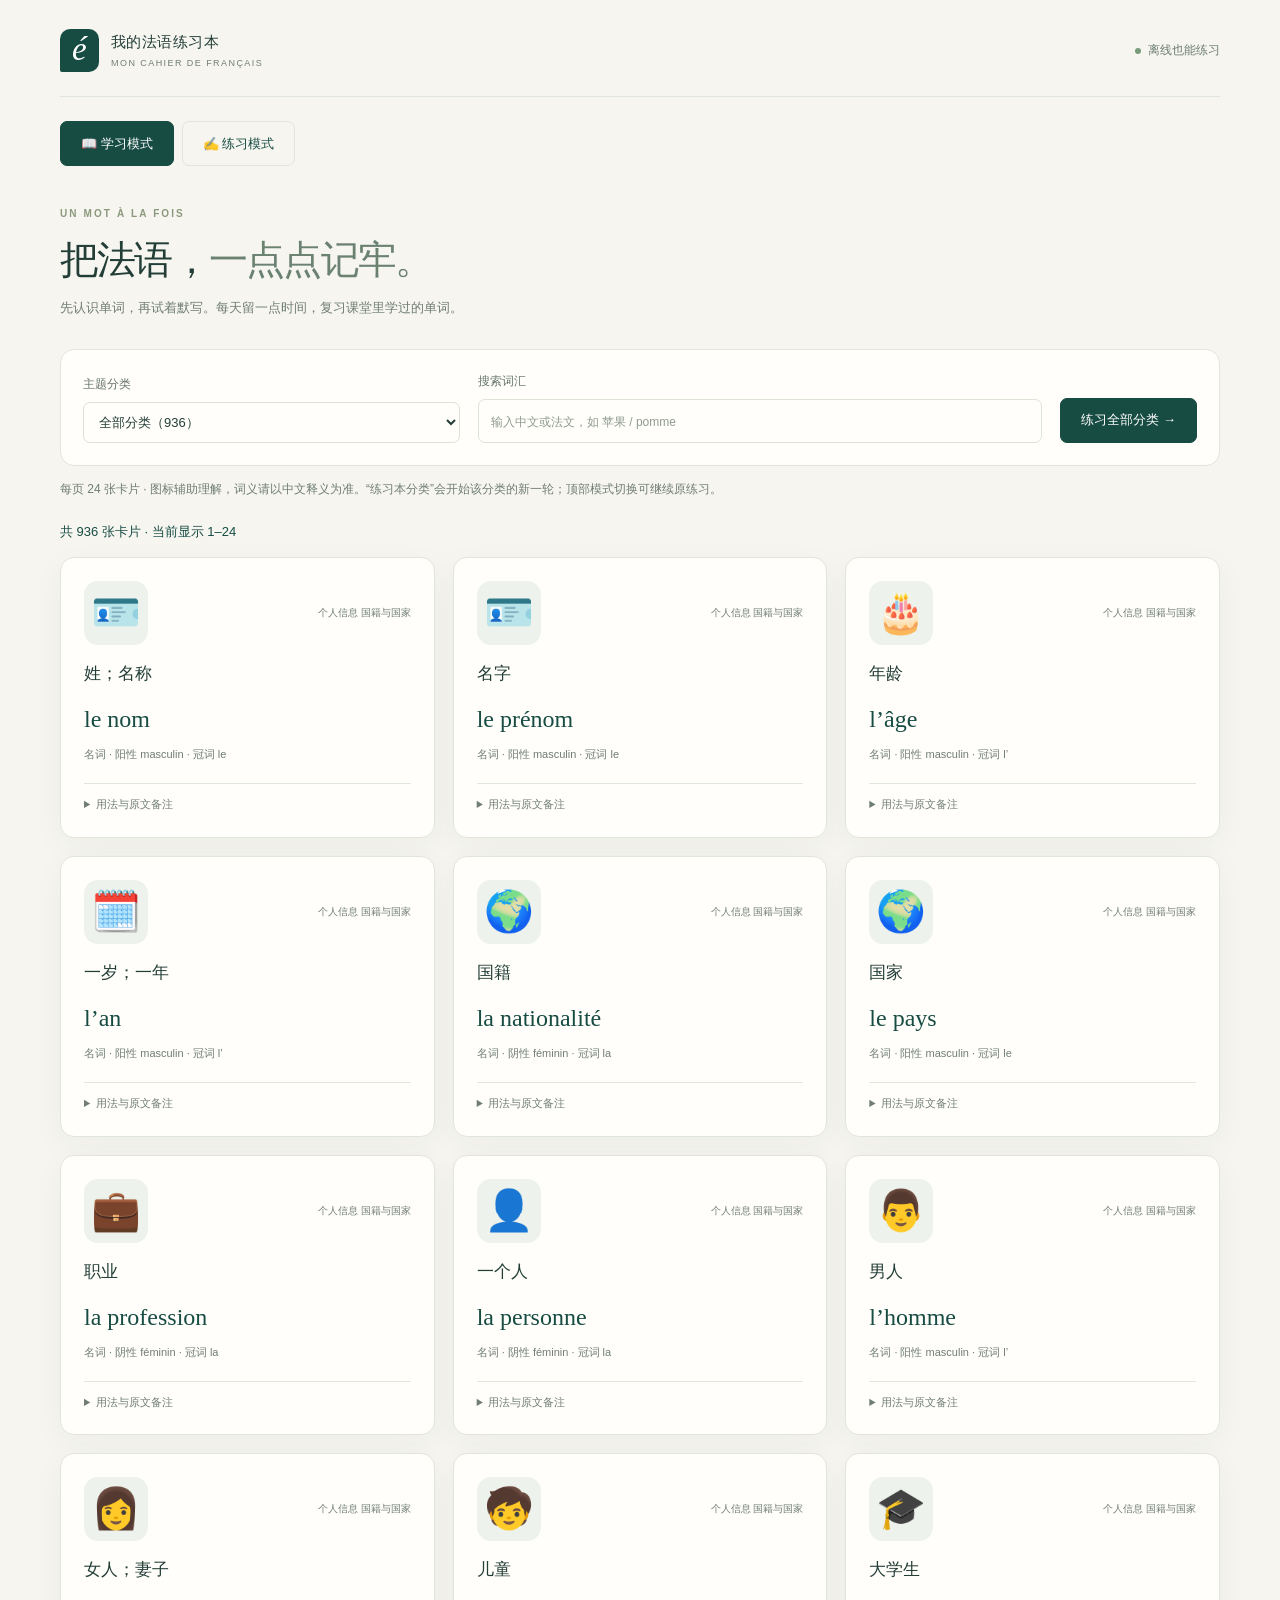
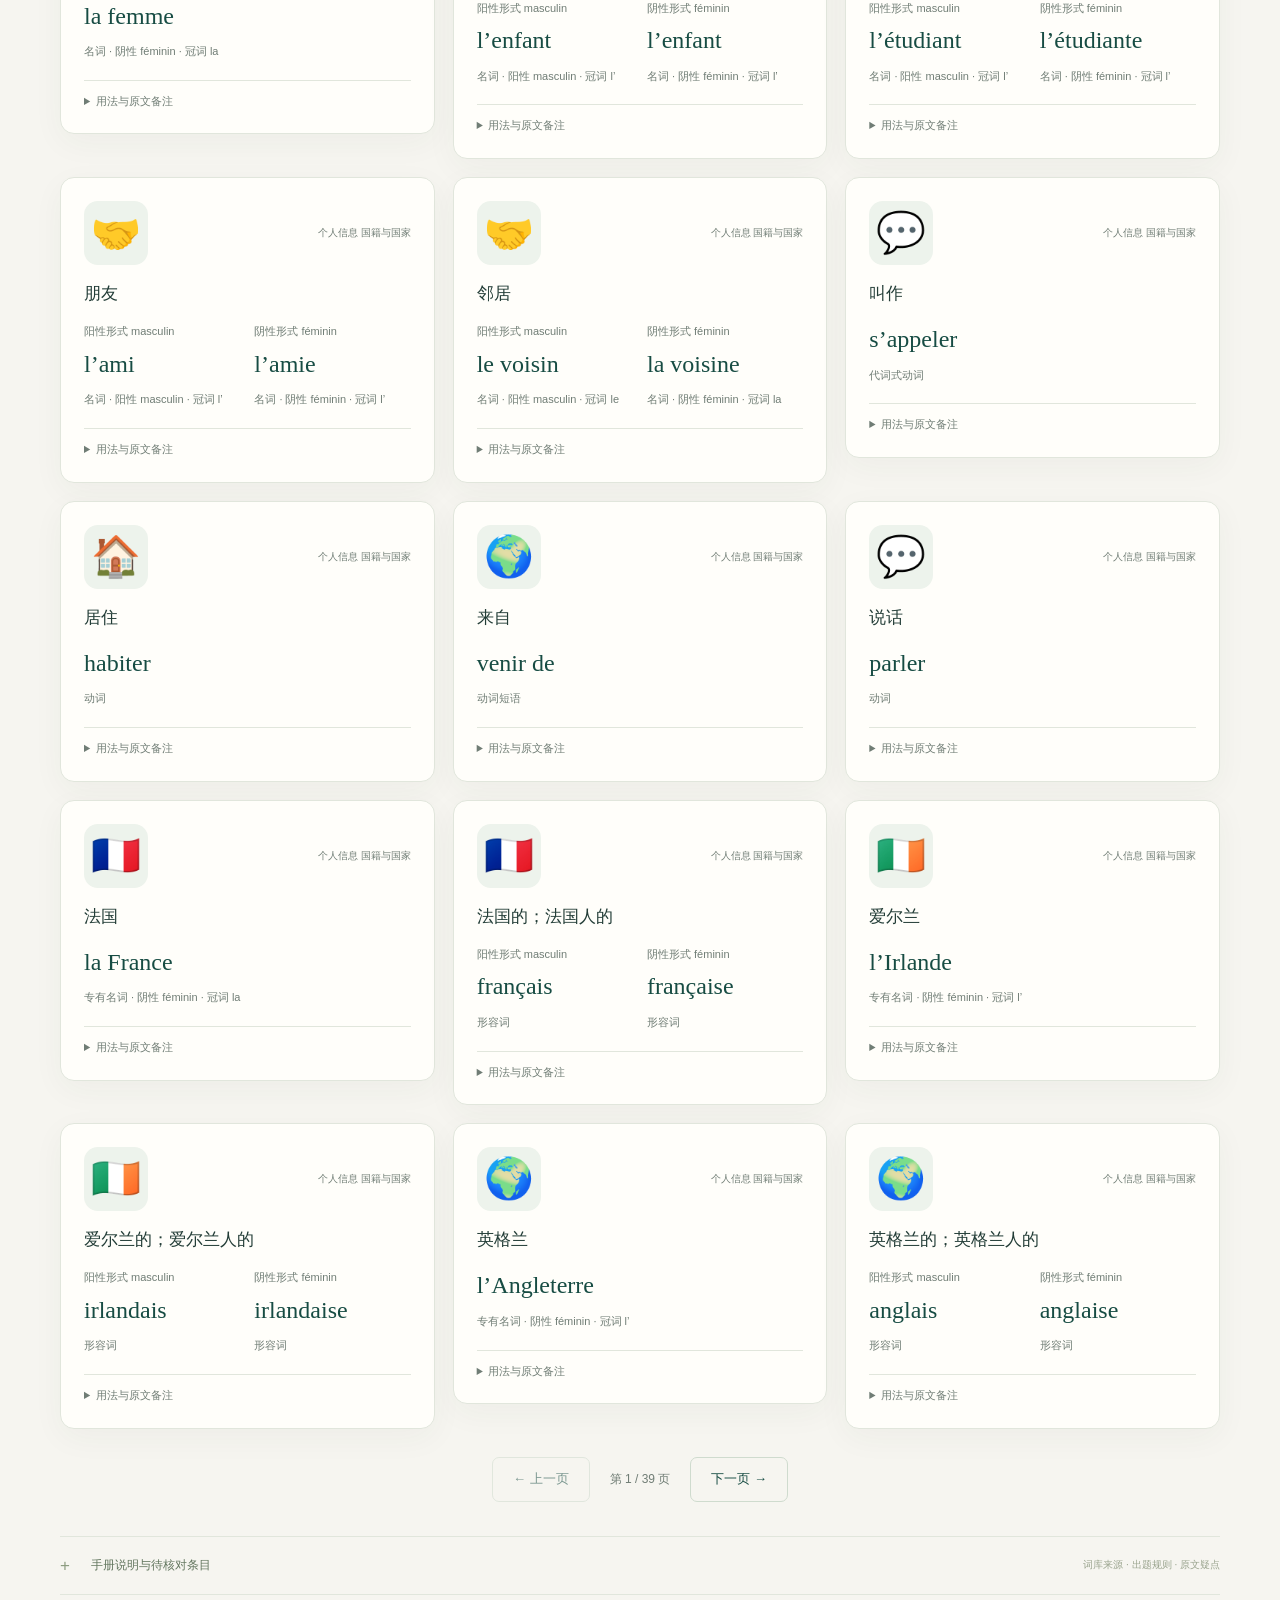
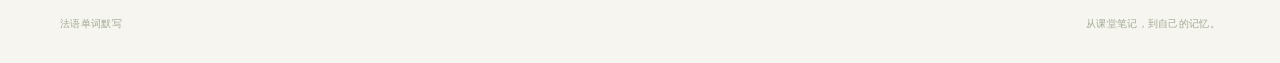
<file: index.html>
<!doctype html>
<html lang="zh-CN">
<head>
  <meta charset="UTF-8">
  <meta name="viewport" content="width=device-width, initial-scale=1">
  <meta name="theme-color" content="#174c43">
  <meta name="description" content="根据外教法语课分类复习手册制作的离线法语单词默写练习，支持分类、错题和自动保存。">
  <title>法语单词默写 · 我的法语练习本</title>
  <link rel="stylesheet" href="styles.css">
  <script defer src="data/vocabulary.js"></script>
  <script defer src="core.js"></script>
  <script defer src="pairs.js"></script>
  <script defer src="app.js"></script>
  <script defer src="data/vocabulary-icons.js"></script>
  <script defer src="learning.js"></script>
</head>
<body>
  <div class="page-shell">
    <header class="page-header">
      <div class="brand"><span class="brand-mark" aria-hidden="true">é</span><span>我的法语练习本<small>MON CAHIER DE FRANÇAIS</small></span></div>
      <span class="offline-badge"><span aria-hidden="true"></span>离线也能练习</span>
    </header>

    <main>
      <nav class="mode-switch" aria-label="学习与练习模式">
        <button id="learn-mode-button" type="button" class="button" aria-pressed="true" aria-controls="learning-panel">📖 学习模式</button>
        <button id="practice-mode-button" type="button" class="button" aria-pressed="false" aria-controls="practice-panel">✍️ 练习模式</button>
      </nav>
      <section class="intro" aria-labelledby="page-title">
        <p class="eyebrow">UN MOT À LA FOIS</p>
        <h1 id="page-title">把法语，<span>一点点记牢。</span></h1>
        <p class="intro-copy" id="mode-description">先认识单词，再试着默写。每天留一点时间，复习课堂里学过的单词。</p>
      </section>

      <section id="learning-panel" aria-label="学习词汇">
        <div class="learning-toolbar">
          <div><label class="field-label" for="learn-category">主题分类</label><select id="learn-category"></select></div>
          <div class="learn-search-wrap"><label class="field-label" for="learn-search">搜索词汇</label><input id="learn-search" type="search" placeholder="输入中文或法文，如 苹果 / pomme" autocomplete="off" aria-controls="learn-cards"></div>
          <button id="learn-practice" class="button primary" type="button">练习本分类 →</button>
        </div>
        <p class="learning-help">每页 24 张卡片 · 图标辅助理解，词义请以中文释义为准。“练习本分类”会开始该分类的新一轮；顶部模式切换可继续原练习。</p>
        <p id="learn-results" class="learning-results" role="status" aria-live="polite"></p>
        <div id="learn-cards" class="word-grid"></div>
        <p id="learn-empty" class="empty-state" hidden>没有找到匹配词汇，试试其他关键词或选择全部分类。</p>
        <nav class="learning-pagination" aria-label="词汇分页">
          <button id="learn-prev" type="button" class="button secondary">← 上一页</button>
          <span id="learn-page" aria-live="polite"></span>
          <button id="learn-next" type="button" class="button secondary">下一页 →</button>
        </nav>
      </section>

      <div id="practice-panel" class="study-layout" hidden>
        <aside class="study-sidebar" aria-label="练习设置">
          <section class="settings-panel">
            <div class="panel-heading"><h2>这次练什么</h2><span class="small-label">练习设置</span></div>
            <label class="field-label" for="category-select">主题分类</label>
            <select id="category-select"></select>
            <label class="field-label" for="order-select">出题顺序</label>
            <select id="order-select"><option value="random">随机出题</option><option value="ordered">按手册顺序</option></select>
            <button id="start-button" type="button" class="button primary full-width">开始新一轮 <span aria-hidden="true">↗</span></button>
            <button id="review-button" type="button" class="button secondary full-width">错题重练 <span id="wrong-count" class="count-badge">0</span></button>
            <p id="settings-note" class="settings-note">选择分类后，点击“开始新一轮”。</p>
          </section>

          <section class="stats-panel" aria-label="本轮统计">
            <h2>学习足迹</h2>
            <div class="stat-row"><span>词库练习数</span><strong id="stat-total">—</strong></div>
            <div class="stat-row"><span>本轮已答</span><strong id="stat-progress">—</strong></div>
            <div class="stat-row"><span>本轮正确率</span><strong id="stat-accuracy">—</strong></div>
            <p class="stat-caption">拼写、所写冠词和本题要求的性别都正确，才算答对。</p>
          </section>

          <div class="practice-tip"><span class="tip-symbol" aria-hidden="true">✳</span><p>不用急着看答案。<br>先试着回想，记忆会更牢。</p></div>
        </aside>

        <section class="practice-area" aria-label="单词默写">
          <div class="round-header"><span id="round-label">单词练习</span><span id="progress-text">准备开始</span></div>
          <progress id="progress-bar" max="1" value="0" aria-label="本轮进度"></progress>

          <article id="question-card" class="question-card" aria-labelledby="question-title">
            <div class="question-topline"><span id="question-category" class="category-tag">正在载入词库</span><span class="question-overline">请写出对应法文</span></div>
            <p id="question-pos" class="part-of-speech"></p>
            <h2 id="question-title" class="question-title">准备好，开始默写。</h2>
            <p id="question-hint" class="question-hint"></p>

            <form id="answer-form" novalidate>
              <label class="answer-label" for="answer-input">你的答案</label>
              <div class="answer-columns">
                <div>
                  <label id="male-label" for="answer-input" hidden>阳性形式 masculin</label>
                  <input id="answer-input" class="answer-input" name="answer" type="text" lang="fr" autocomplete="off" spellcheck="false" autocapitalize="none" autocorrect="off" placeholder="输入阳性形式…" aria-describedby="input-tip form-error">
                </div>
                <div id="female-wrap" hidden>
                  <label for="female-input">阴性形式 féminin</label>
                  <input id="female-input" class="answer-input" type="text" lang="fr" autocomplete="off" spellcheck="false" autocapitalize="none" autocorrect="off" placeholder="输入阴性形式…" aria-describedby="input-tip form-error">
                </div>
              </div>
              <p id="input-tip" class="input-tip">名词可以不写冠词，请保留法语重音。</p>
              <fieldset id="gender-fieldset" hidden>
                <legend>这个名词的性别是？</legend>
                <div class="gender-options">
                  <label class="gender-option"><input type="radio" name="gender" value="m"><span>阳性 <small lang="fr">masculin</small></span></label>
                  <label class="gender-option"><input type="radio" name="gender" value="f"><span>阴性 <small lang="fr">féminin</small></span></label>
                </div>
              </fieldset>
              <div id="accent-keys" class="accent-keys" role="group" aria-label="点击输入法语特殊字符">
                <span class="accent-label">重音快捷键</span>
                <div class="accent-buttons">
                  <button type="button" data-char="é" aria-label="输入 é">é</button>
                  <button type="button" data-char="è" aria-label="输入 è">è</button>
                  <button type="button" data-char="ê" aria-label="输入 ê">ê</button>
                  <button type="button" data-char="ë" aria-label="输入 ë">ë</button>
                  <button type="button" data-char="à" aria-label="输入 à">à</button>
                  <button type="button" data-char="â" aria-label="输入 â">â</button>
                  <button type="button" data-char="î" aria-label="输入 î">î</button>
                  <button type="button" data-char="ï" aria-label="输入 ï">ï</button>
                  <button type="button" data-char="ô" aria-label="输入 ô">ô</button>
                  <button type="button" data-char="ù" aria-label="输入 ù">ù</button>
                  <button type="button" data-char="û" aria-label="输入 û">û</button>
                  <button type="button" data-char="ü" aria-label="输入 ü">ü</button>
                  <button type="button" data-char="ç" aria-label="输入 ç">ç</button>
                  <button type="button" data-char="œ" aria-label="输入 œ">œ</button>
                  <button type="button" data-char="’" aria-label="输入弯撇号">’</button>
                </div>
              </div>
              <p id="form-error" class="form-error" role="alert"></p>
              <div class="answer-actions">
                <button id="submit-button" type="submit" class="button primary">提交答案 <kbd>Enter ↵</kbd></button>
                <button id="skip-button" type="button" class="button text-button">不会，查看答案</button>
                <button id="next-button" type="button" class="button primary" hidden>下一题 <kbd>Enter ↵</kbd></button>
              </div>
            </form>

            <section id="feedback" class="feedback" hidden role="status" aria-live="polite" aria-atomic="true">
              <h3 id="feedback-title"></h3>
              <div class="result-row"><p id="spelling-result"></p><p id="gender-result"></p></div>
              <p class="correct-label">正确答案</p>
              <p id="correct-answer" class="correct-answer" lang="fr"></p>
              <p id="answer-meaning" class="answer-meaning"></p>
              <p id="answer-meta" class="answer-meta"></p>
              <p id="answer-alternatives" class="answer-alternatives"></p>
              <p id="answer-note" class="answer-note"></p>
            </section>
          </article>

          <section id="empty-state" class="empty-state" hidden>
            <div class="empty-symbol" aria-hidden="true">✓</div>
            <h2 id="empty-title">这里暂时没有错题</h2>
            <p id="empty-description">选择一个分类，开始新一轮练习吧。</p>
          </section>

          <section id="summary" class="summary" hidden aria-live="polite">
            <span class="summary-decoration" aria-hidden="true">✦</span>
            <p class="eyebrow">BIEN JOUÉ</p>
            <h2 id="summary-title">这一轮，完成了。</h2>
            <p id="summary-text"></p>
            <div class="summary-actions"><button id="summary-restart" type="button" class="button primary">再练一轮</button><button id="summary-review" type="button" class="button secondary">重练错题</button></div>
          </section>

          <div class="under-card"><span id="storage-status">练习进度与错题保存在当前浏览器</span><span>小小积累，慢慢进步。</span></div>
        </section>
      </div>

      <details id="source-details" class="source-details">
        <summary><span>手册说明与待核对条目</span><span class="details-caption">词库来源 · 出题规则 · 原文疑点</span></summary>
        <div class="source-content">
          <p id="source-summary">词库来源：《外教法语课分类复习手册.docx》。</p>
          <p>人物称谓按题目要求填写相应性别形式；形容词按题目指定的词形默写。固定性别名词的拼写与性别分别判定。</p>
          <p>首尾空格、大小写及直／弯撇号不影响判题。重音符号会检查；“不会，查看答案”会计入错题，答对后从待复习错题中移除。</p>
          <p class="source-notice">以下内容可能包含词汇答案，建议结束练习后再查看。</p>
          <div id="issues-list"></div>
        </div>
      </details>
    </main>

    <footer class="page-footer"><span>法语单词默写</span><span>从课堂笔记，到自己的记忆。</span></footer>
  </div>
  <noscript><div class="noscript-warning">请在浏览器中开启 JavaScript，才能使用默写练习。无需联网或安装其他软件。</div></noscript>
</body>
</html>
</file>
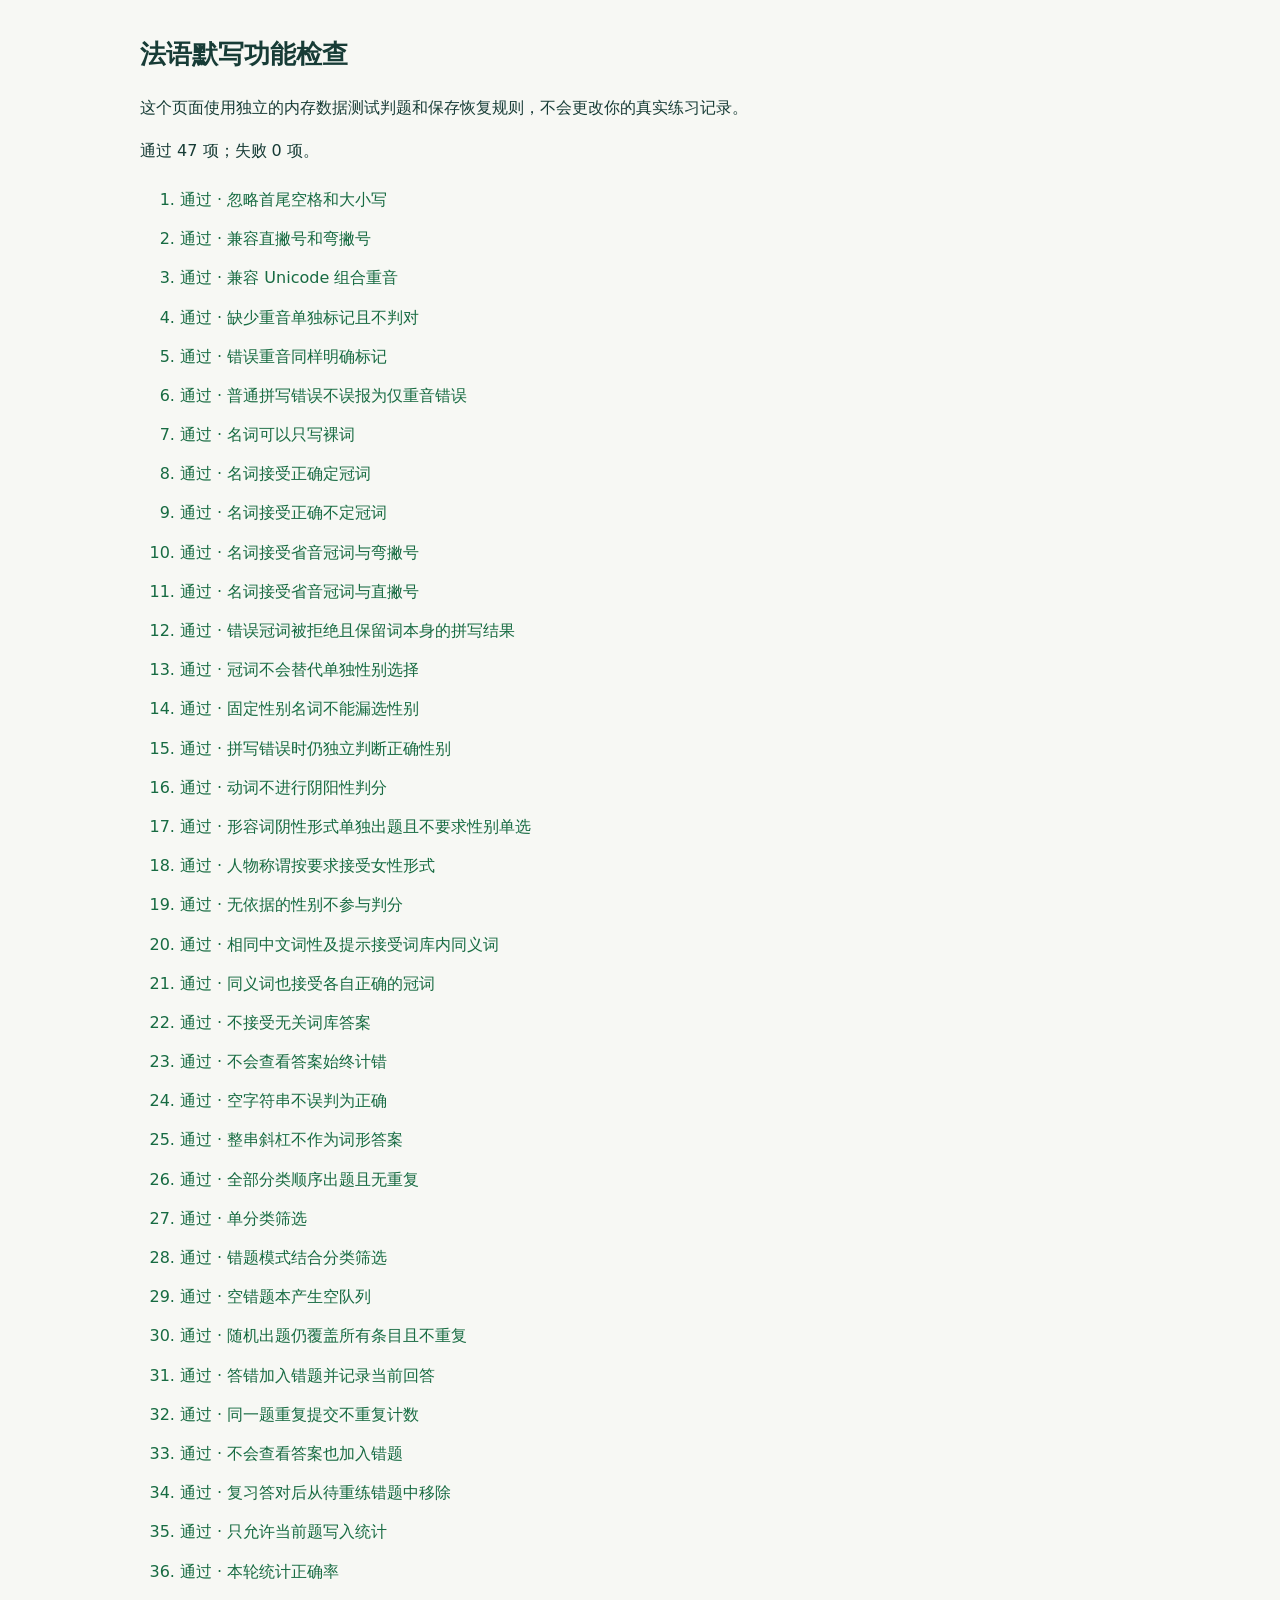
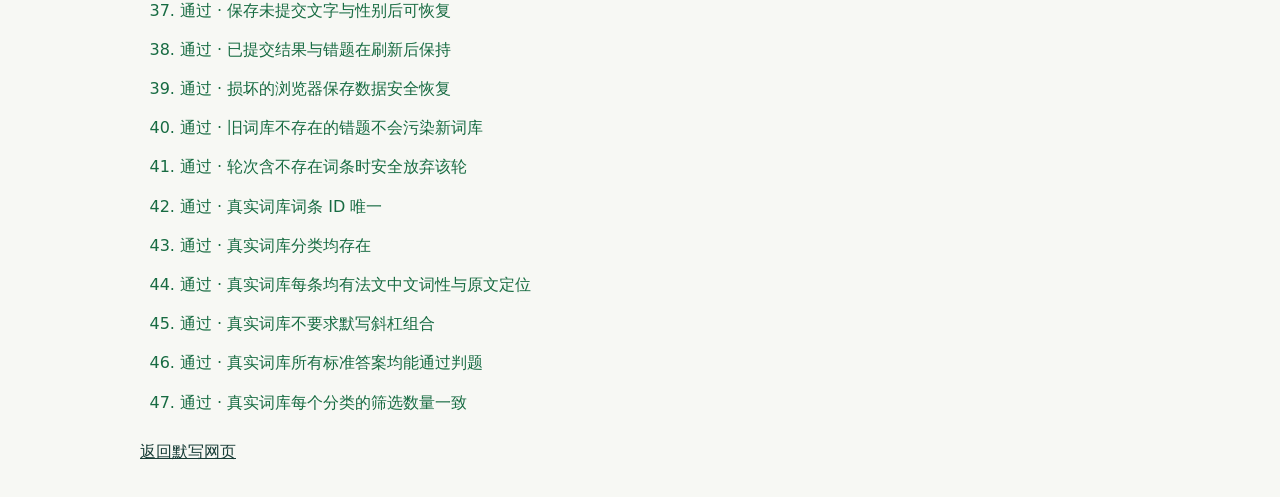
<file: tests/tests.html>
<!doctype html>
<html lang="zh-CN">
<head>
  <meta charset="utf-8">
  <meta name="viewport" content="width=device-width, initial-scale=1">
  <title>法语默写 · 功能检查</title>
  <style>body{max-width:1000px;margin:32px auto;padding:0 20px;font-family:system-ui,sans-serif;line-height:1.7;color:#173c36;background:#f7f8f4}h1{font-size:26px}li{padding:6px 0}.pass{color:#176b42}.fail{color:#a62c2c}code{white-space:pre-wrap}a{color:inherit}</style>
  <script src="../data/vocabulary.js"></script>
  <script src="../core.js"></script>
  <script src="core.test.js"></script>
</head>
<body>
  <h1>法语默写功能检查</h1>
  <p>这个页面使用独立的内存数据测试判题和保存恢复规则，不会更改你的真实练习记录。</p>
  <p id="summary" role="status">正在检查……</p>
  <ol id="results"></ol>
  <p><a href="../index.html">返回默写网页</a></p>
  <script>
    const summary = runCoreTests();
    document.getElementById('summary').textContent = `通过 ${summary.passed} 项；失败 ${summary.failed} 项。`;
    for (const result of summary.results) {
      const item = document.createElement('li');
      item.className = result.passed ? 'pass' : 'fail';
      item.textContent = `${result.passed ? '通过' : '失败'} · ${result.name}${result.error ? '：' + result.error : ''}`;
      document.getElementById('results').append(item);
    }
  </script>
</body>
</html>
</file>
<file: styles.css>
:root{--paper:#f6f5f0;--surface:#fffefa;--ink:#233d37;--muted:#707d75;--green:#174c43;--green-hover:#103e36;--green-pale:#edf3ec;--line:#e1e6dc;--orange:#ab6138;--danger:#a44036;--shadow:0 9px 32px rgba(38,61,41,.045);font-family:"Segoe UI","Microsoft YaHei","PingFang SC",sans-serif;color:var(--ink);background:var(--paper);font-synthesis:none;text-rendering:optimizeLegibility}
*{box-sizing:border-box}
[hidden]{display:none!important}
body{margin:0;min-width:320px;font-size:14px;line-height:1.6}
button,input,select{font:inherit}
button,select{cursor:pointer}
button{touch-action:manipulation}
button:disabled,input:disabled,select:disabled{cursor:default;opacity:.55}
button:focus-visible,input:focus-visible,select:focus-visible,summary:focus-visible{outline:3px solid #8bb9a6;outline-offset:4px}
button{transition:background .15s,border-color .15s,box-shadow .15s}
.page-shell{width:min(1160px,calc(100% - 80px));margin:0 auto}
.page-header{display:flex;justify-content:space-between;align-items:center;padding:29px 0 24px;border-bottom:1px solid var(--line)}
.brand{display:flex;align-items:center;gap:12px;font-size:15px;font-weight:650;letter-spacing:.03em}
.brand-mark{display:grid;place-items:center;background:var(--green);color:#fff;width:39px;height:43px;border-radius:10px 10px 10px 2px;font-family:Georgia,serif;font-size:33px;font-style:italic;font-weight:normal;line-height:1;padding-bottom:3px}
.brand small{display:block;margin-top:2px;color:var(--muted);font-size:9px;font-weight:500;letter-spacing:.16em}
.offline-badge{display:flex;gap:7px;align-items:center;color:#6d7e71;font-size:12px}
.offline-badge>span{width:6px;height:6px;border-radius:50%;background:#789c79}
.intro{padding:40px 0 31px}
.eyebrow{margin:0 0 11px;font-size:10px;font-weight:700;letter-spacing:.21em;color:#8b997d}
h1{margin:0;font-size:clamp(28px,3.3vw,39px);line-height:1.4;letter-spacing:-.045em;font-weight:650}
h1 span{font-weight:400;color:#6b8270}
.intro-copy{margin:10px 0 0;color:var(--muted);font-size:13px}
.study-layout{display:grid;grid-template-columns:258px minmax(0,1fr);gap:30px;align-items:start}
.study-sidebar{display:flex;flex-direction:column;gap:19px}
.settings-panel,.stats-panel{border:1px solid var(--line);background:rgba(255,254,250,.75);border-radius:14px;padding:22px}
.panel-heading{display:flex;justify-content:space-between;gap:10px;align-items:center;margin-bottom:21px}
.settings-panel h2,.stats-panel h2{font-size:14px;font-weight:650;margin:0}
.small-label{font-size:10px;color:#90968b}
.field-label{display:block;font-size:12px;color:#66756b;margin:15px 0 7px}
select{width:100%;border:1px solid #dce3d7;border-radius:7px;padding:11px 30px 11px 11px;background:var(--surface);color:var(--ink);font-size:13px;line-height:1.4}
.button{border-radius:7px;min-height:45px;padding:11px 20px;border:1px solid transparent;display:inline-flex;align-items:center;justify-content:center;gap:12px;font-size:13px;font-weight:600;line-height:1.5}
.primary{color:#fff;background:var(--green);border-color:var(--green)}
.primary:hover:not(:disabled){background:var(--green-hover);border-color:var(--green-hover)}
.secondary{background:transparent;color:var(--green);border-color:#cfdbce}
.secondary:hover:not(:disabled){background:var(--green-pale)}
.full-width{width:100%;justify-content:space-between}
#start-button{margin-top:23px}
#review-button{margin-top:9px}
.count-badge{min-width:22px;height:22px;display:grid;place-items:center;line-height:1;background:#e7ede2;border-radius:5px;font-size:11px;font-variant-numeric:tabular-nums}
.settings-note{margin:14px 0 0;color:#899083;font-size:11px;line-height:1.7}
.stats-panel{padding-bottom:18px}
.stats-panel h2{margin-bottom:15px}
.stat-row{display:flex;justify-content:space-between;align-items:center;margin:11px 0;color:var(--muted);font-size:12px}
.stat-row strong{font-size:18px;font-weight:600;color:var(--green);font-variant-numeric:tabular-nums;line-height:1.2}
.stat-caption{font-size:10px;line-height:1.7;color:#92998d;margin:17px 0 0;padding-top:13px;border-top:1px solid var(--line)}
.practice-tip{display:flex;align-items:center;gap:13px;padding:0 8px;color:#8a927d}
.practice-tip p{font-size:12px;line-height:1.8;margin:0}
.tip-symbol{font-size:30px;font-weight:300;color:#b0b99e}
.round-header{display:flex;justify-content:space-between;align-items:center;gap:16px;margin:1px 0 11px;font-size:12px;color:var(--muted)}
#round-label{font-weight:600;color:#576e5f}
#progress-text{font-variant-numeric:tabular-nums}
progress{display:block;width:100%;height:4px;border:0;border-radius:99px;overflow:hidden;background:#e4e8dc;margin:0 0 17px;color:var(--green)}
progress::-webkit-progress-bar{background:#e4e8dc;border-radius:99px}
progress::-webkit-progress-value{background:#789578;border-radius:99px;transition:width .25s}
progress::-moz-progress-bar{background:#789578;border-radius:99px}
.question-card{background:var(--surface);border:1px solid #dfe5d8;border-radius:16px;padding:30px 37px 32px;box-shadow:var(--shadow)}
.question-topline{display:flex;justify-content:space-between;align-items:center;gap:15px;margin-bottom:27px}
.category-tag{display:inline-block;font-size:11px;line-height:1.5;color:#59775c;background:#eef2e7;border:1px solid #e0e8d5;border-radius:5px;padding:5px 9px}
.question-overline{font-size:10px;letter-spacing:.08em;color:#98a18f;flex-shrink:0}
.part-of-speech{margin:0 0 5px;font-size:12px;color:#829078}
.part-of-speech:empty{display:none}
.question-title{font-size:clamp(28px,3.1vw,38px);line-height:1.45;letter-spacing:-.025em;font-weight:600;margin:0 0 10px;overflow-wrap:anywhere}
.question-hint{font-size:12px;line-height:1.7;color:#7d8776;margin:0 0 25px}
.question-hint:empty{margin:0 0 26px}
.answer-label{display:block;font-size:11px;color:#6d7b6a;margin-bottom:8px}
.answer-columns{display:flex;align-items:stretch;gap:20px}
.answer-columns>div{display:flex;flex-direction:column;justify-content:flex-end;flex:1 1 0;min-width:0}
.answer-columns label{display:block;margin:0 0 10px;font-size:14px;line-height:1.6}
.answer-input{display:block;box-sizing:border-box;appearance:none;width:100%;min-width:0;height:59px;flex:none;margin:0;padding:14px 17px;border:1.5px solid #cad8c7;border-radius:8px;background:#fffefc;color:#264439;font-family:inherit;font-size:22px;font-weight:400;line-height:1.3;letter-spacing:.02em;transition:box-shadow .15s,border-color .15s}
.answer-input::placeholder{font-family:inherit;font-size:16px;font-weight:400;letter-spacing:0;color:#a0a99a;opacity:1}
.answer-input:focus{border-color:#5a8e70;box-shadow:0 0 0 3px #e7eee2;outline:none}
.answer-input:disabled{opacity:1;color:#6d7b6e;background:#f3f5ef;border-color:#dfe6d8}
.input-tip{margin:7px 0 0;font-size:10px;color:#929c89}
fieldset{border:0;padding:0;margin:20px 0 0;min-width:0}
legend{padding:0;margin-bottom:8px;font-size:11px;color:#6d7b6a}
.gender-options{display:flex;gap:10px}
.gender-option{flex:1;display:flex;align-items:center;gap:8px;padding:10px 11px;min-height:43px;border:1px solid #dde4d6;border-radius:7px;cursor:pointer;background:#fcfdf8;color:#4e6754;font-size:12px}
.gender-option input{margin:0;accent-color:var(--green);width:15px;height:15px;flex-shrink:0}
.gender-option small{font-size:11px;color:#839079;margin-left:4px;font-weight:400}
.gender-option:has(input:checked){background:#edf4e9;border-color:#8baa81}
.gender-option:has(input:disabled){cursor:default;color:#7b8876}
.accent-keys{margin-top:22px}
.accent-label{font-size:10px;color:#919b85;display:block;margin-bottom:7px}
.accent-buttons{display:flex;flex-wrap:wrap;gap:5px}
.accent-buttons button{padding:2px 0;min-width:30px;min-height:32px;border:1px solid #e5e9df;background:#f7f8f2;border-radius:5px;font-family:Georgia,"Times New Roman",serif;font-size:17px;line-height:1.25;color:#6d7e66}
.accent-buttons button:hover:not(:disabled){background:#eaf1e3;border-color:#bfcfb3}
.form-error{font-size:12px;color:var(--danger);margin:12px 0 0;line-height:1.6}
.form-error:empty{display:none}
.answer-actions{display:flex;flex-wrap:wrap;align-items:center;gap:13px;margin-top:25px;padding-top:23px;border-top:1px solid #e9ece3}
.answer-actions .primary{min-width:190px}
kbd{font-size:9px;font-family:inherit;font-weight:400;line-height:1.6;background:#ffffff15;border:1px solid #ffffff26;border-radius:3px;padding:2px 5px;white-space:nowrap}
.text-button{padding:11px 8px;color:#8a907c;background:transparent;font-size:12px;font-weight:400}
.text-button:hover:not(:disabled){color:var(--green);background:#f0f4e9}
.feedback{margin-top:24px;border-top:1px solid #dce5d4;padding-top:22px}
.feedback h3{font-size:16px;line-height:1.5;margin:0 0 10px;color:#476e47}
.feedback.error h3,.feedback.incorrect h3,.feedback[data-state="incorrect"] h3{color:var(--danger)}
.feedback .result-row{display:flex;flex-wrap:wrap;gap:8px 16px;margin-bottom:17px;font-size:12px}
.result-row p{margin:0;color:#65795d}
.result-row p:empty{display:none}
.result-row .error,.result-row .incorrect,.result-row [data-correct="false"]{color:var(--danger)}
.result-row .success,.result-row .correct,.result-row [data-correct="true"]{color:#39764f}
.correct-label{font-size:10px;letter-spacing:.06em;color:#89957e;margin:0 0 5px}
.correct-answer{font-family:Georgia,"Times New Roman",serif;font-size:31px;line-height:1.35;color:var(--green);margin:0 0 8px;overflow-wrap:anywhere}
.answer-meaning{margin:0 0 4px;font-size:14px;color:#516b51}
.answer-meta{margin:0;color:#7b8874;font-size:12px}
.answer-alternatives,.answer-note{font-size:12px;color:#85917a;line-height:1.9;margin:10px 0 0;overflow-wrap:anywhere}
.answer-alternatives:empty,.answer-note:empty{display:none}
.under-card{display:flex;justify-content:space-between;gap:16px;margin:16px 2px 0;color:#96a08c;font-size:10px;line-height:1.8}
.under-card>span:first-child::before{content:"●";font-size:6px;vertical-align:middle;margin-right:7px;color:#8fa786}
.under-card>span:last-child{flex-shrink:0}
.empty-state,.summary{border:1px solid var(--line);border-radius:16px;padding:66px 30px;text-align:center;background:var(--surface);box-shadow:var(--shadow)}
.empty-state h2,.summary h2{font-size:26px;font-weight:600;margin:15px 0 10px}
.empty-state p,.summary>p:not(.eyebrow){font-size:13px;color:var(--muted);line-height:1.9;margin:0 auto;max-width:460px;white-space:pre-line}
.empty-symbol{margin:0 auto;border-radius:50%;width:57px;height:57px;display:grid;place-items:center;background:#e8f0e2;color:#78986c;font-size:25px}
.summary-decoration{color:#94a97b;font-size:55px;display:block;margin-bottom:14px;line-height:1}
.summary-actions{display:flex;justify-content:center;gap:10px;flex-wrap:wrap;margin-top:28px}
.source-details{margin:34px 0 0;border-top:1px solid var(--line);border-bottom:1px solid var(--line);color:var(--muted)}
.source-details>summary{display:flex;align-items:center;gap:20px;cursor:pointer;padding:19px 0;list-style:none;font-size:12px;color:#62765e;user-select:none}
.source-details>summary::-webkit-details-marker{display:none}
.source-details>summary::before{content:"+";font-size:17px;line-height:1;color:#8d9c80;width:11px}
.source-details[open]>summary::before{content:"−"}
.details-caption{margin-left:auto;color:#9aa48e;font-size:10px}
.source-content{padding:0 30px 22px;font-size:12px;line-height:1.9;color:#7c8873}
.source-content p{margin:0 0 10px}
.source-notice{font-size:11px;color:#9a866c}
#issues-list{overflow-wrap:anywhere}
#issues-list li{margin:7px 0}
#issues-list ul,#issues-list ol{padding-left:20px}
.page-footer{display:flex;justify-content:space-between;padding:21px 0 31px;color:#a1a995;font-size:10px;letter-spacing:.03em}
.noscript-warning{position:fixed;bottom:0;left:0;right:0;padding:20px;background:#fff2df;color:#765022;text-align:center;border-top:1px solid #ebd2ac}
@media(min-width:1400px){.page-shell{width:1140px}.intro{padding-top:46px;padding-bottom:36px}.study-layout{grid-template-columns:266px minmax(0,1fr);gap:34px}.question-card{padding:34px 43px}.question-topline{margin-bottom:30px}}
@media(max-width:900px){.page-shell{width:calc(100% - 44px)}.study-layout{grid-template-columns:220px minmax(0,1fr);gap:20px}.settings-panel,.stats-panel{padding:18px}.question-card{padding:25px}.question-overline{display:none}.gender-option{padding:9px}.gender-option small{display:block;margin-left:0}.under-card>span:last-child{display:none}.answer-actions{gap:7px}.answer-actions .primary{min-width:165px}.answer-actions .text-button{padding-left:3px;padding-right:3px}}
@media(max-width:680px){.page-shell{width:calc(100% - 32px)}.page-header{padding:20px 0 18px}.brand{font-size:13px;gap:9px}.brand small{font-size:8px}.brand-mark{width:33px;height:37px;font-size:29px}.offline-badge{font-size:10px}.intro{padding:27px 0 24px}.eyebrow{font-size:9px;margin-bottom:9px}h1{font-size:29px}.intro-copy{font-size:12px;line-height:1.8;max-width:320px}.study-layout{display:flex;flex-direction:column;gap:23px}.study-sidebar{width:100%;gap:12px}.settings-panel{display:grid;grid-template-columns:1fr 1fr;gap:8px 12px;padding:17px}.panel-heading{grid-column:1/-1;margin-bottom:2px}.field-label{margin:3px 0 0}.field-label[for="category-select"]{grid-column:1;grid-row:2}.field-label[for="order-select"]{grid-column:2;grid-row:2}#category-select{grid-column:1;grid-row:3}#order-select{grid-column:2;grid-row:3}.full-width{font-size:12px;padding:10px 12px}#start-button,#review-button{margin-top:5px}.settings-note{grid-column:1/-1;margin-top:0;font-size:10px}.stats-panel{display:flex;flex-wrap:wrap;justify-content:space-between;align-items:center;gap:8px 15px;padding:13px 17px}.stats-panel h2{display:none}.stat-row{display:flex;flex-direction:column;align-items:flex-start;gap:4px;margin:0;font-size:10px}.stat-row strong{font-size:19px}.stat-caption{border:0;padding:0;margin:0;font-size:9px;max-width:105px;flex-basis:100%}.stat-caption{max-width:none}.practice-tip{display:none}.practice-area{width:100%}.round-header{font-size:11px;margin-bottom:9px}progress{margin-bottom:12px}.question-card{padding:22px 21px 24px;border-radius:13px}.question-topline{margin-bottom:23px}.question-overline{display:block;font-size:9px;letter-spacing:0}.category-tag{font-size:10px}.question-title{font-size:30px}.question-hint{font-size:11px;margin-bottom:23px}.gender-option small{display:inline;margin-left:2px}.gender-option{padding:10px 9px;font-size:12px}.gender-options{gap:8px}.gender-option small{font-size:10px}.accent-keys{margin-top:17px}.accent-buttons{gap:6px}.accent-buttons button{min-height:34px;min-width:32px}.answer-actions{margin-top:23px;padding-top:19px;gap:8px}.answer-actions .primary{min-width:0;flex:1;padding-left:12px;padding-right:12px}.answer-actions .text-button{font-size:11px}.answer-actions kbd{font-size:8px}.under-card{font-size:9px;margin-top:12px}.feedback{margin-top:23px}.correct-answer{font-size:28px}.source-details{margin-top:25px}.source-details>summary{font-size:11px;gap:10px;padding:16px 0}.details-caption{font-size:9px}.source-content{padding:0 9px 17px;font-size:11px}.page-footer{font-size:9px;padding:18px 0 24px}.empty-state,.summary{padding:48px 22px}.empty-state h2,.summary h2{font-size:24px}}
@media(max-width:380px){.page-shell{width:calc(100% - 24px)}.offline-badge{font-size:9px}h1{font-size:26px}.question-card{padding:20px 17px}.question-overline{display:none}.gender-option{gap:5px;font-size:11px}.gender-option small{font-size:9px}.details-caption{display:none}.answer-actions{gap:5px}.answer-actions .primary{font-size:12px}.answer-actions .text-button{font-size:10px}kbd{display:none}}
@media(prefers-reduced-motion:reduce){*{scroll-behavior:auto!important;transition:none!important}}

@media(max-width:600px){.answer-columns{flex-direction:column;gap:16px}.answer-columns>div{flex:0 0 auto}}

.mode-switch{display:flex;gap:8px;padding-top:24px}
.mode-switch .button{background:transparent;border-color:var(--line);color:var(--green)}
.mode-switch .button[aria-pressed="true"]{background:var(--green);border-color:var(--green);color:white}
.learning-toolbar{display:flex;align-items:flex-end;gap:18px;padding:22px;background:var(--surface);border:1px solid var(--line);border-radius:14px}
.learning-toolbar>div{flex:1;min-width:0}.learning-toolbar .learn-search-wrap{flex:1.5}
.learning-toolbar .field-label{margin-top:0}
#learn-search{width:100%;min-width:0;height:44px;padding:10px 12px;border:1px solid #dce3d7;border-radius:7px;background:var(--surface);color:var(--ink);font:inherit}
#learn-search::placeholder{color:#909b90;font-size:12px}
.learning-help{color:var(--muted);font-size:12px;margin:14px 0}
.learning-results{font-size:13px;color:var(--green);margin:23px 0 14px}
.word-grid{display:grid;grid-template-columns:repeat(3,minmax(0,1fr));gap:18px;align-items:start}
.word-card{min-width:0;background:var(--surface);border:1px solid var(--line);border-radius:14px;padding:23px;box-shadow:var(--shadow);overflow-wrap:anywhere}
.word-card-top{display:flex;justify-content:space-between;gap:14px;align-items:center;margin-bottom:15px}
.word-icon{display:grid;place-items:center;flex:0 0 64px;width:64px;height:64px;border-radius:14px;background:var(--green-pale);font-size:40px;line-height:1;font-family:"Segoe UI Emoji","Apple Color Emoji","Noto Color Emoji",sans-serif}
.word-icon img{display:block;width:48px;height:48px;object-fit:contain}.word-category{font-size:10px;color:var(--muted);text-align:right}
.word-meaning{font-size:17px;line-height:1.6;font-weight:600;margin:0 0 16px}
.word-forms{display:grid;grid-template-columns:minmax(0,1fr);gap:14px}
.word-forms-pair{grid-template-columns:repeat(2,minmax(0,1fr))}
.word-form{min-width:0}.word-form-label{font-size:11px;color:var(--muted);margin:0 0 7px}
.word-french{font-family:Georgia,"Times New Roman",serif;font-size:24px;line-height:1.35;color:var(--green);margin:0 0 10px}
.word-meta,.word-hint{font-size:11px;line-height:1.8;color:var(--muted);margin:0}
.word-hint{margin-top:12px}.word-notes{border-top:1px solid var(--line);padding-top:12px;margin-top:18px;font-size:11px;color:var(--muted)}
.word-notes summary{cursor:pointer}.word-notes p{line-height:1.8;margin:9px 0 0}
.learning-pagination{display:flex;justify-content:center;align-items:center;gap:20px;margin:28px 0 10px;font-size:12px;color:var(--muted)}
@media(max-width:1000px){.word-grid{grid-template-columns:repeat(2,minmax(0,1fr))}.learning-toolbar{flex-wrap:wrap}.learning-toolbar>div{flex-basis:35%}}
@media(max-width:600px){.mode-switch .button{flex:1;padding:10px}.learning-toolbar{padding:17px;gap:14px}.learning-toolbar>div,.learning-toolbar .learn-search-wrap{flex:1 1 100%}.learning-toolbar>.button{width:100%}.word-grid{grid-template-columns:minmax(0,1fr);gap:14px}.word-card{padding:21px}.learning-pagination{gap:12px}.learning-pagination .button{padding:10px 14px}.learning-help{font-size:11px}}
</file>
